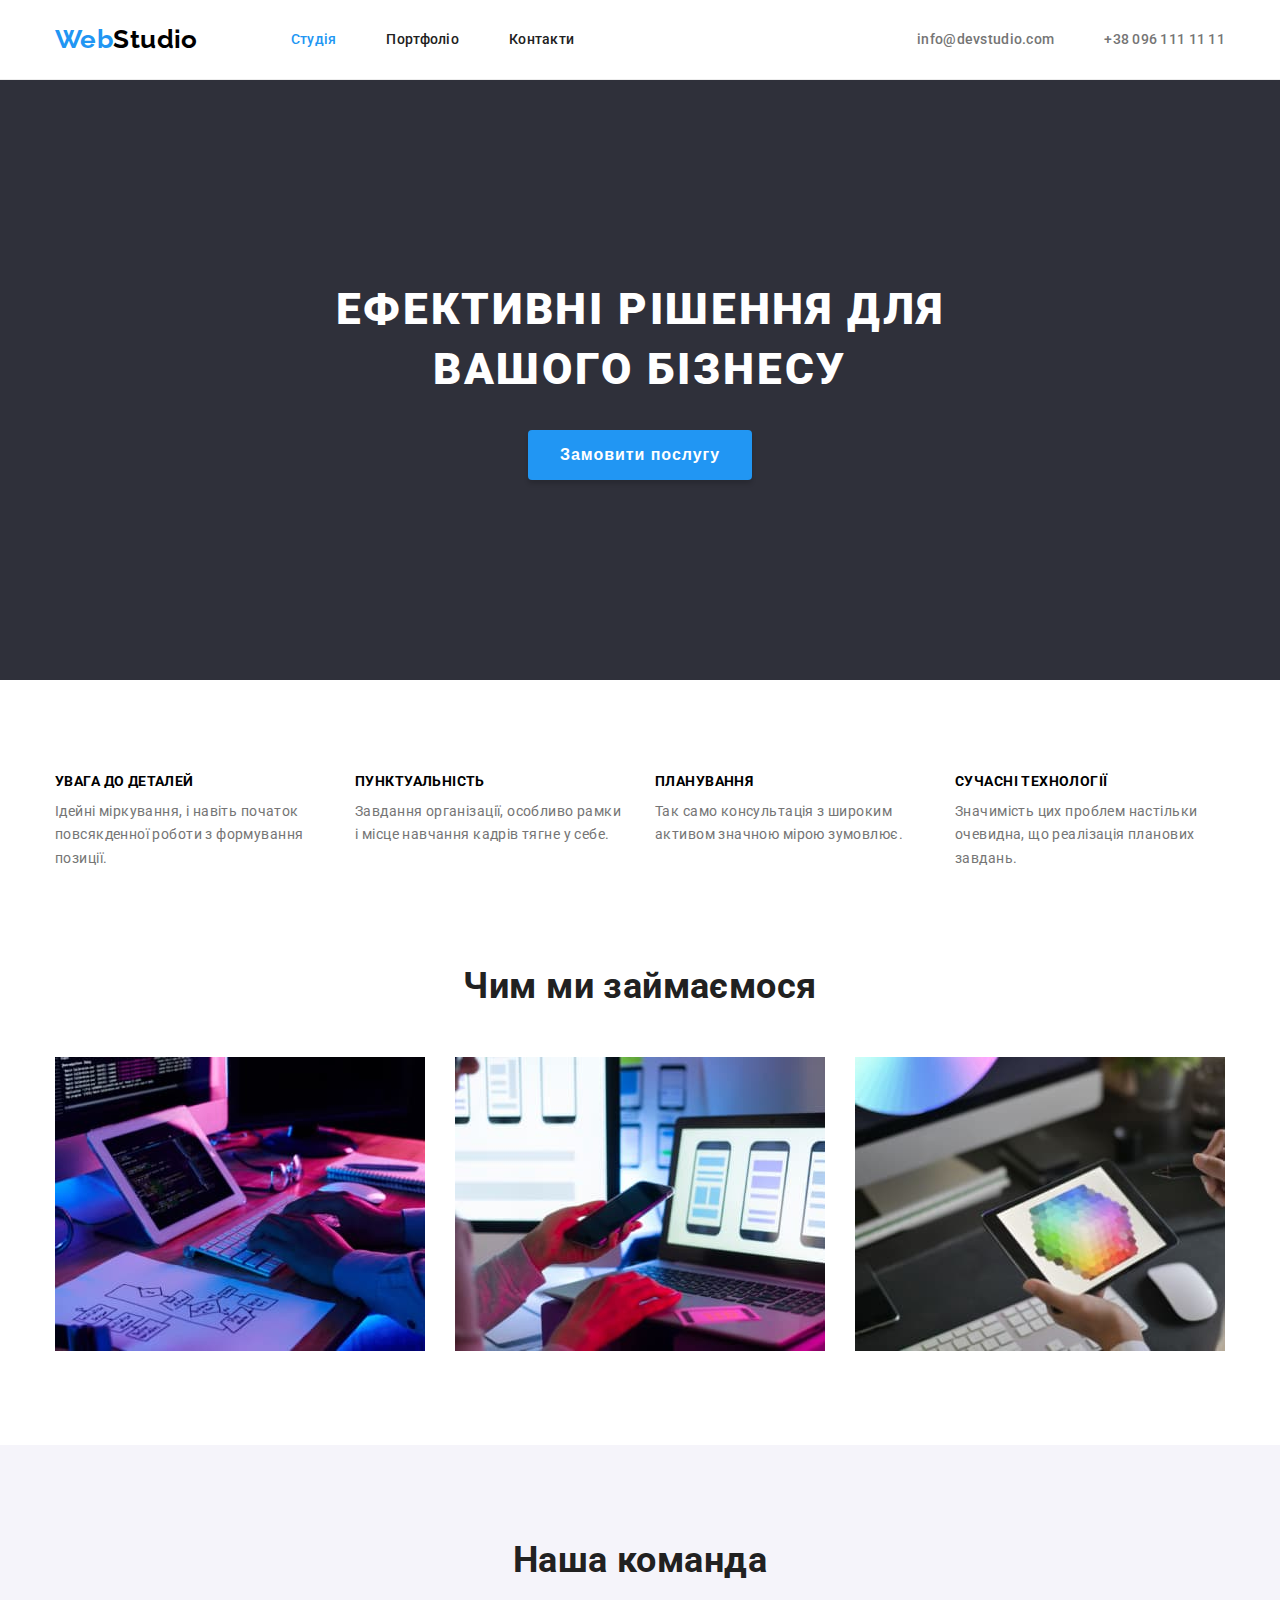
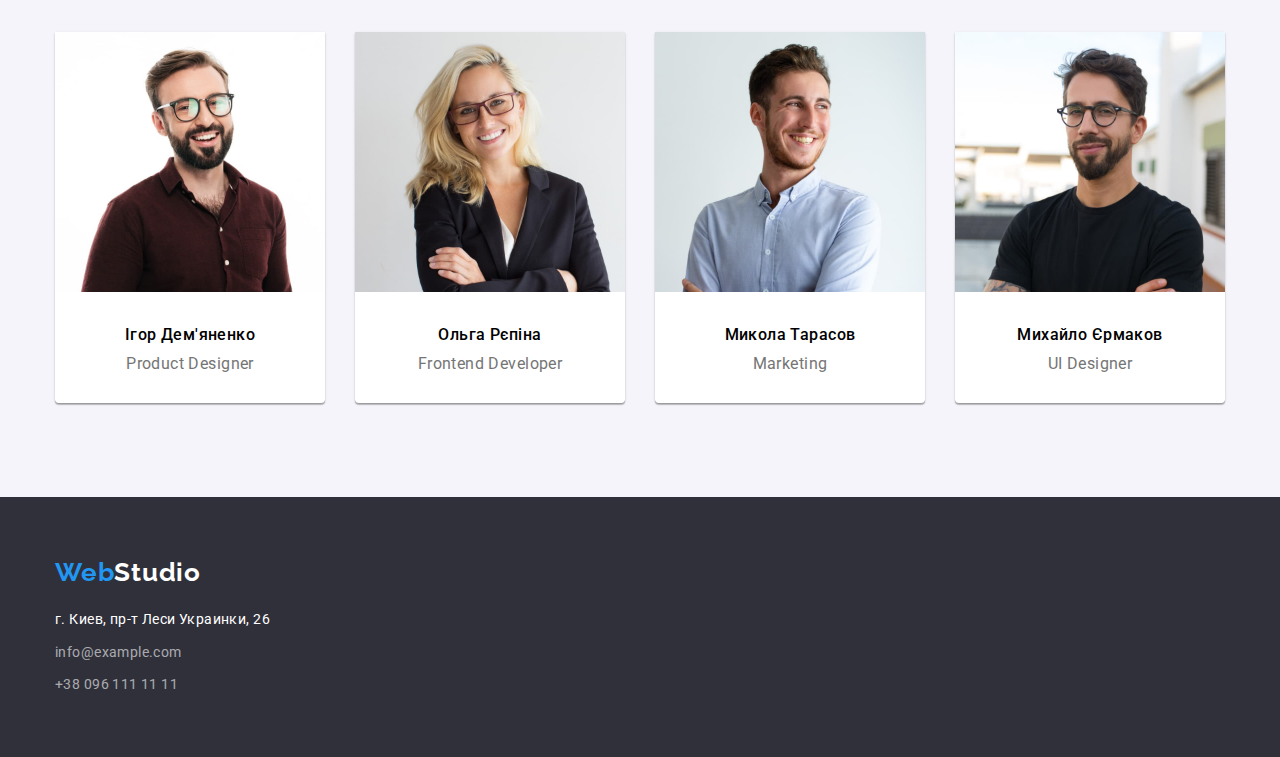
<file: index.html>
<!DOCTYPE html>
<html lang="uk">
<head>
    <meta charset="UTF-8">
    <meta name="viewport" content="width=device-width, initial-scale=1.0">
    <title>Main</title>
    <link rel="preconnect" href="https://fonts.googleapis.com">
    <link rel="preconnect" href="https://fonts.gstatic.com" crossorigin>
    <link href="https://fonts.googleapis.com/css2?family=Raleway:wght@700&family=Roboto:wght@400;500;700;900&display=swap"
        rel="stylesheet">
    <link rel="stylesheet" href="https://github.com/sindresorhus/modern-normalize/blob/0c3cb3a7dcf0fb4242a8736127a1d717b704c360/modern-normalize.css">
    <link rel="stylesheet" href="./css/styles.css" />
</head>
<body class="body">
        <header class="header">
        <div class="head container">
            <nav class="nav-list">
            <a class="header-logo" href="./index.html"><span class="web">Web</span>Studio</a>
            <ul class="nav-list">
                <li><a class="nav-link curent" href="">Студія</a></li>
                <li><a class="nav-link" href="./portfolio.html">Портфоліо</a></li>                
                <li><a class="nav-link" href="">Контакти</a></li>
            </ul>
        </nav>
        <ul class="contact-list">
            <li><a class="contacts-link" href="mailto:info@example.com">info@devstudio.com</a></li>
            <li><a class="contacts-link" href="tel:+380961111111">+38 096 111 11 11</a></li>
        </ul>
        </div>
    </header>
        <main>
            <section class="hero section">
                <div class="container">
                    <h1 class="hero-title">Ефективні рішення для вашого бізнесу</h1> 
                    <button class="hero-btn" type="button" cursor="pointer">Замовити послугу</button>
                </div>
                </section>
            <section class="section work">
                <div class="container">
                <h2 class="visually-hidden">Особливості</h2>
                <ul class="work-list">
                    <li> 
                        <h3 class="work-title">УВАГА ДО ДЕТАЛЕЙ</h3>
                        <p class="work-description">Ідейні міркування, і навіть початок повсякденної роботи з формування позиції.</p>
                    </li>
                    <li>
                        <h3 class="work-title">ПУНКТУАЛЬНІСТЬ</h3>
                        <p class="work-description">Завдання організації, особливо рамки і місце навчання кадрів тягне у себе.</p>
                    </li>
                    <li>
                        <h3 class="work-title">ПЛАНУВАННЯ</h3>
                        <p class="work-description">Так само консультація з широким активом значною мірою зумовлює.</p>
                    </li>
                    <li>
                        <h3 class="work-title">СУЧАСНІ ТЕХНОЛОГІЇ</h3>
                        <p class="work-description">Значимість цих проблем настільки очевидна, що реалізація планових завдань.</p>
                    </li>
                </ul>
                </div>
            </section>
            <section class="section">
                <div class="container">
                    <h2 class="section-title">Чим ми займаємося</h2>
                    <ul class="title-list">
                        <li><img src="./images/img1.jpg" alt="програмування" width="370"></li>
                        <li><img src="./images/img2.jpg" alt="мобільні додатки" width="370"></li>
                        <li><img src="./images/img3.jpg" alt="веб-дизайн" width="370"></li>
                    </ul>
                </div>
            </section>
            <section class="section team">
                <div class="container">
                    <h2 class="section-title">Наша команда</h2>
                    <ul class="team-list">
                        <li>
                            <img src="./images/img21.jpg" alt="Ігор Д" width="270">
                            <h3 class="team-name">Ігор Дем'яненко</h3>
                            <p class="team-position">Product Designer</p>
                        </li>
                        <li>
                            <img src="./images/img22.jpg" alt="Ольга Р" width="270">
                            <h3 class="team-name">Ольга Рєпіна</h3>
                            <p class="team-position">Frontend Developer</p>
                        </li>
                        <li>
                            <img src="./images/img23.jpg" alt="Микола Т" width="270">
                            <h3 class="team-name">Микола Тарасов</h3>
                            <p class="team-position">Marketing</p>
                        </li>
                        <li>
                            <img src="./images/img24.jpg" alt="Михайло Є" width="270">
                            <h3 class="team-name">Михайло Єрмаков</h3>
                            <p class="team-position">UI Designer</p>
                        </li>
                    </ul>
                </div>
            </section>
        </main>
        <footer class="footer">
            <div class=" container">
            <a class="footer-logo" href="./index.html"><span class="web">Web</span>Studio</a>
            <address class="footer-adress">
                <ul>
                    <li><a class="adress-map" href="https://www.google.com.ua/maps/place/Mis%CA%B9ka+Stantsiya+Perelyvannya+Krovi/@50.4380181,30.5252635,19.65z/data=!4m5!3m4!1s0x40d4cfabbdd3cb4f:0x104631ce8d70f54c!8m2!3d50.437984!4d30.525297?hl=ru" target="_blank" rel ="noopener noreferrer">  г. Киев, пр-т Леси Украинки, 26</a></li>
                    <li><a class="adress-link" href="mailto:info@example.com">info@example.com</a></li>
                    <li><a class="adress-link" href="tel:+380961111111">+38 096 111 11 11</a></li>
                </ul>
            </address>
            </div>
        </footer>
</body>
</html>
</file>
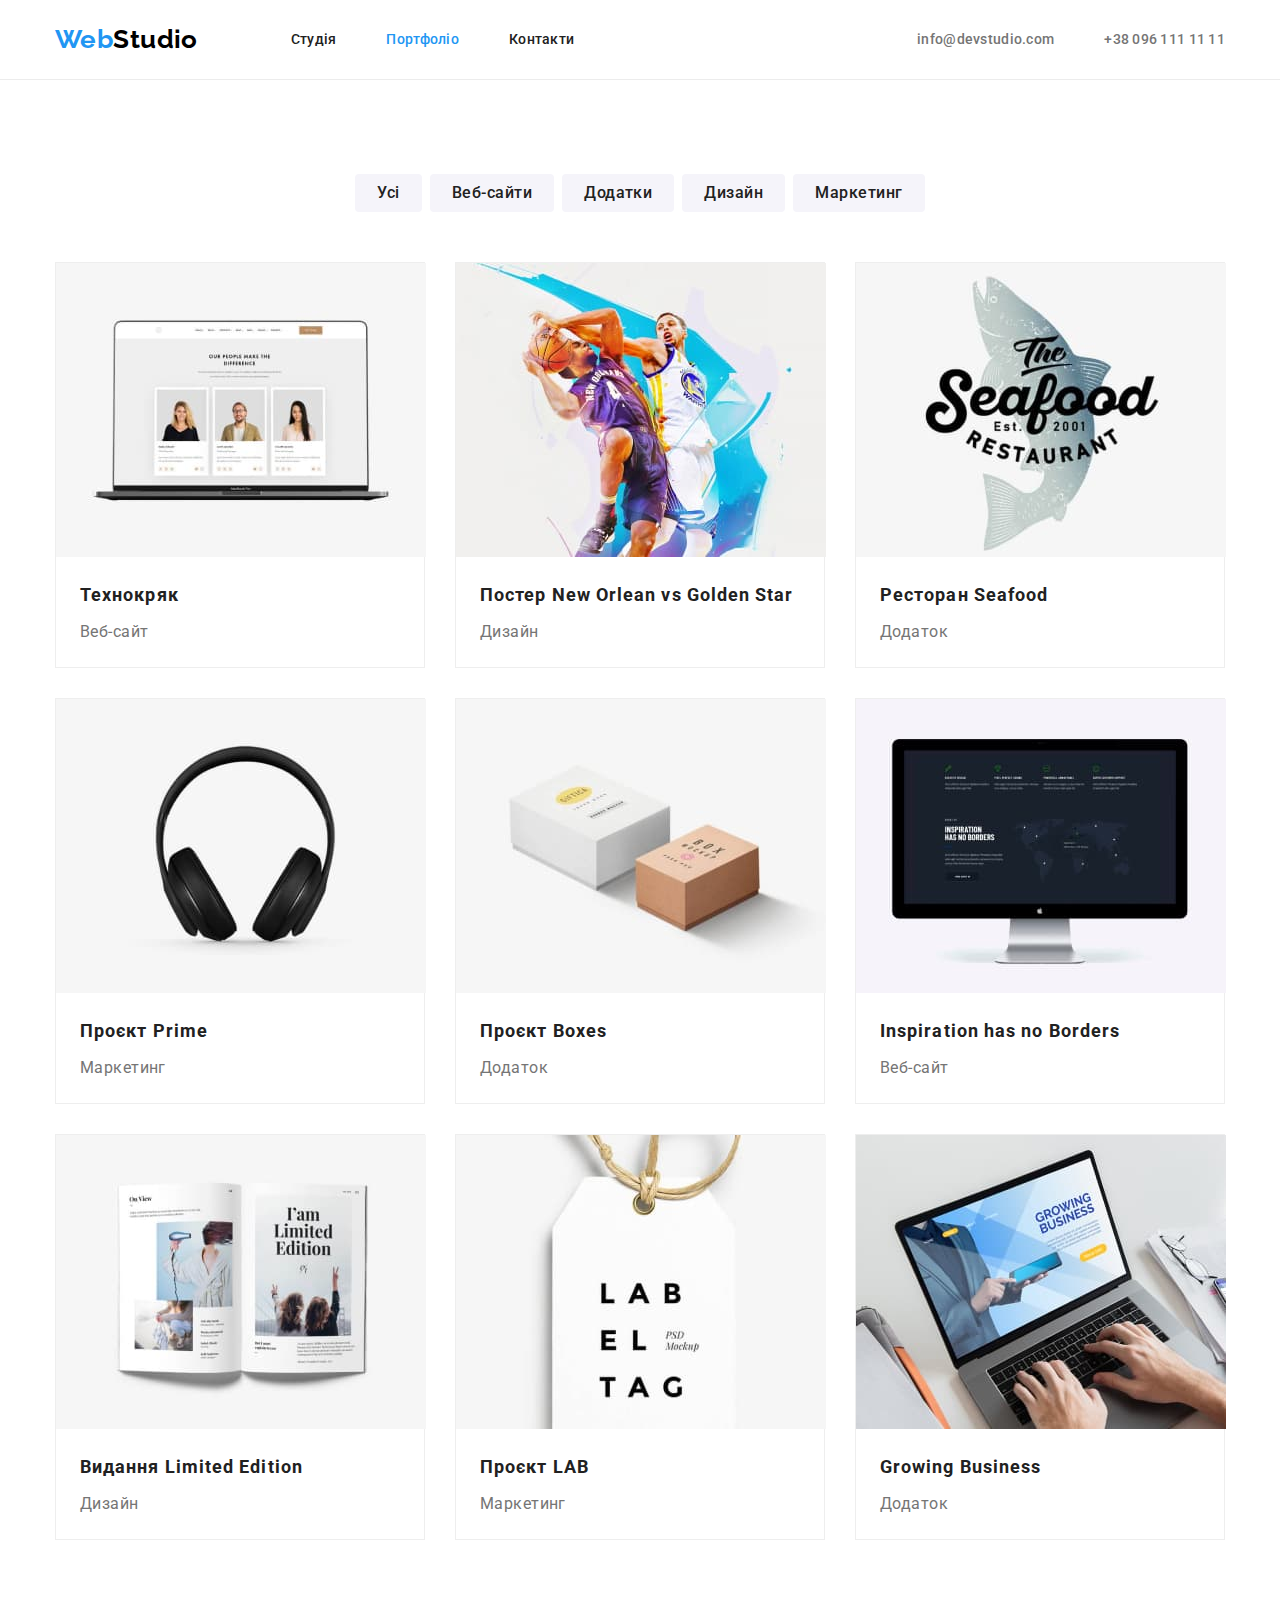
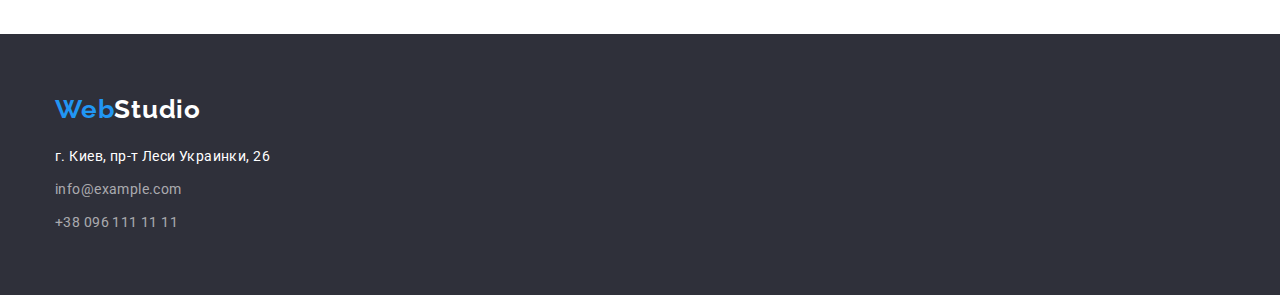
<file: portfolio.html>
<!DOCTYPE html>
<html lang="uk">
<head>
    <meta charset="UTF-8">
    <meta name="viewport" content="width=device-width, initial-scale=1.0">
    <title>Portfolio</title>
    <link rel="preconnect" href="https://fonts.googleapis.com">
    <link rel="preconnect" href="https://fonts.gstatic.com" crossorigin>
    <link href="https://fonts.googleapis.com/css2?family=Raleway:wght@700&family=Roboto:wght@400;500;700;900&display=swap"
        rel="stylesheet">
    <link rel="stylesheet" href="https://github.com/sindresorhus/modern-normalize/blob/0c3cb3a7dcf0fb4242a8736127a1d717b704c360/modern-normalize.css">
    <link rel="stylesheet" href="./css/styles.css" />
</head>
<body class="body">
    <header class="header">
        <div class="head container">
            <nav class="nav-list">
                <a class="header-logo" href="./index.html"><span class="web">Web</span>Studio</a>
                <ul class="nav-list">
                    <li><a class="nav-link" href="./index.html">Студія</a></li>
                    <li><a class="nav-link curent" href="">Портфоліо</a></li>
                    <li><a class="nav-link" href="">Контакти</a></li>
                </ul>
            </nav>
            <ul class="contact-list">
                <li><a class="contacts-link" href="mailto:info@example.com">info@devstudio.com</a></li>
                <li><a class="contacts-link" href="tel:+380961111111">+38 096 111 11 11</a></li>
            </ul>
        </div>
    </header>
    </header>
        <main>
            <section class="section portfolio">
                <div class="container">
                <h1 class="visually-hidden">Наші роботи</h1> 
                <ul class="projects">
                    <li><button class="btn-portfolio" type="button">Усі</button></li>
                    <li><button class="btn-portfolio" type="button">Веб-сайти</button></li>
                    <li><button class="btn-portfolio" type="button">Додатки</button></li>
                    <li><button class="btn-portfolio" type="button">Дизайн</button></li>
                    <li><button class="btn-portfolio" type="button">Маркетинг</button></li>
                </ul>
                <ul class="project-list">
                    <li class="project-item">
                        <img src="./images/img3-0.jpg" alt="Технокряк" width="370">
                        <div class="project-filling">
                            <h3 class="project-title">Технокряк</h3>
                            <p class="project-description">Веб-сайт</p>
                        </div>
                    </li>
                    <li class="project-item">
                        <img src="./images/img3-1.jpg" alt="Постер New Orlean vs Golden Star" width="370">
                            <div class="project-filling">
                            <h3 class="project-title">Постер New Orlean vs Golden Star</h3>
                            <p class="project-description">Дизайн</p>
                        </div>
                    </li>
                    <li class="project-item">
                        <img src="./images/img3-2.jpg" alt="Ресторан Seafood" width="370">
                        <div class="project-filling">
                            <h3 class="project-title">Ресторан Seafood</h3>
                            <p class="project-description">Додаток</p>
                        </div>
                    </li>
                    <li class="project-item">
                        <img src="./images/img3-3.jpg" alt="Проєкт Prime" width="370">
                        <div class="project-filling">
                            <h3 class="project-title">Проєкт Prime</h3>
                            <p class="project-description">Маркетинг</p>
                        </div>
                    </li>
                    <li class="project-item">
                        <img src="./images/img3-4.jpg" alt="Проєкт Boxes" width="370">
                        <div class="project-filling">
                            <h3 class="project-title">Проєкт Boxes</h3>
                            <p class="project-description">Додаток</p>
                         </div>
                    </li>
                    <li class="project-item">
                        <img src="./images/img3-5.jpg" alt="Веб-сайт Inspiration has no Borders" width="370">
                        <div class="project-filling">
                            <h3 class="project-title">Inspiration has no Borders</h3>
                            <p class="project-description">Веб-сайт</p>
                        </div>
                    </li>
                    <li class="project-item">
                        <img src="./images/img3-6.jpg" alt="Видання Limited Edition" width="370">
                        <div class="project-filling">
                            <h3 class="project-title">Видання Limited Edition</h3>
                            <p class="project-description">Дизайн</p>
                        </div>
                    </li>
                    <li class="project-item">
                        <img src="./images/img3-7.jpg" alt="Проєкт LAB" width="370">
                        <div class="project-filling">
                            <h3 class="project-title">Проєкт LAB</h3>
                            <p class="project-description">Маркетинг</p>
                        </div>
                    </li>
                    <li class="project-item">
                        <img src="./images/img3-8.jpg" alt="Growing Business" width="370">
                        <div class="project-filling">
                            <h3 class="project-title">Growing Business</h3>
                            <p class="project-description">Додаток</p>
                        </div>
                    </li>
                </ul>
                </div>
            </section>
        </main>
        <footer class="footer">
            <div class=" container">
                <a class="footer-logo" href="./index.html"><span class="web">Web</span>Studio</a>
                <address class="footer-adress">
                    <ul>
                        <li><a class="adress-map"
                                href="https://www.google.com.ua/maps/place/Mis%CA%B9ka+Stantsiya+Perelyvannya+Krovi/@50.4380181,30.5252635,19.65z/data=!4m5!3m4!1s0x40d4cfabbdd3cb4f:0x104631ce8d70f54c!8m2!3d50.437984!4d30.525297?hl=ru"
                                target="_blank" rel="noopener noreferrer"> г. Киев, пр-т Леси Украинки, 26</a></li>
                        <li><a class="adress-link" href="mailto:info@example.com">info@example.com</a></li>
                        <li><a class="adress-link" href="tel:+380961111111">+38 096 111 11 11</a></li>
                    </ul>
                </address>
            </div>
        </footer>
</body>
</html>
</file>
<file: css/styles.css>
* {
    margin: 0;
    padding: 0;
    list-style: none;
    box-sizing: border-box;
}

h1, h2, h3, h4, p, ul {
    margin: 0;
    padding: 0;
}


:root {
    --main-background: #F5F5F5;
    --header-background: #FFFFFF;
    --border-header: #ECECEC;
    --header-text:#000000;
    --web-color:#2196F3;
    --header-link-color:#212121;
    --header-hover-color: #2196F3;
    --hero-title-background:#2F303A;
    --header-adress-item:#757575;
    --main-logo-color:#FFFFFF;
    --button-background:#2196F3;
    --button-text:#FFFFFF;
    --work-list-item-color:#212121;
    --work-list-item-txt: #757575;
    --occup-team-logo:#212121;
    --background-team:#F5F4FA;
    --team-list-item-name:#212121;
    --team-list-item-spec:#757575;
    --footer-background:#2F303A;
    --footer-link-item:rgba(255, 255, 255, 0.6);
    --footer-link-map:#FFFFFF;
    --footer-logo:#FFFFFF;
    --btn-portfolio-txt:#212121;
    --btn-portfolio-background:#F5F4FA;
    --cases-list-item-name-txt:#212121;
    --cases-list-item-spec-txt:#757575;
}

.body {
    font-family: 'Roboto', sans-serif;
    background-color: var(--header-background);
    letter-spacing: 0.03em;
    font-size: 14px;
    margin: 0;
    }

.container {
    margin: 0 auto;
    width: 1200px;
    padding-left: 15px;
    padding-right: 15px;
}

.section {
    padding-top: 94px;
    padding-bottom: 94px;
    margin: 0 auto;
}

.header {
    background-color: var(--header-background);
    border-bottom: 1px solid var(--border-header);
    padding-top: 24px;
    padding-bottom: 24px;
}

.head {
    display: flex;
    align-items: center;
   }
   
.header-logo {
    font-family:'Raleway';
    font-weight: 700;
    font-size: 26px;
    line-height: 1.19;
    color: var(--header-text);
    text-decoration: none;
    margin-right: 93px;
}

.web {
    color: var(--web-color);
}
.nav-list {
    display: flex;
    align-items: center; 
}
.nav-list>li:last-child {
    margin-right: 0;
}

.nav-list > li {
    margin-right: 50px;
}

.contact-list {
    display: flex;
    align-items: center;
    margin-left: auto;
}

.contact-list > li:first-child {
    margin-right: 50px;
}

.nav-link {
    font-weight: 500;
    line-height: 1.14;
    letter-spacing: 0.02em;
    color: var(--header-link-color);
    text-decoration: none;
    }

.nav-link:hover, .nav-link:focus, .contacts-link:hover,
.contacts-link:focus {
    color:var(--header-hover-color);
    }

.contacts-link {
    font-weight: 500;
    line-height: 1.14;
    letter-spacing: 0.02em;
    color: var(--header-adress-item);
    text-decoration: none;
    }

.hero {
    background-color: var(--hero-title-background);
    padding-bottom: 200px;
    padding-top: 200px;
}

.hero-title {
    font-weight: 900;
    font-size: 44px;
    line-height: 1.36;
    text-align: center;
    letter-spacing: 0.06em;
    text-transform: uppercase;
    color:var(--main-logo-color);
    margin-bottom: 30px;
    width: 696px;
    margin-left: auto;
    margin-right: auto;
}

.hero-btn {
    background: var(--button-background);
    box-shadow: 0px 4px 4px rgba(0, 0, 0, 0.15);
    border-radius: 4px;
    font-weight: 700;
    font-size: 16px;
    line-height: 1.88;
    display: flex;
    align-items: center;
    text-align: center;
    letter-spacing: 0.06em;
    color:var(--button-text);
    cursor: pointer;
    padding: 10px 32px;
    min-width: 216px;
    height: 50px;
    border: none;
    margin-left: auto;
    margin-right: auto;
    }

.hero-btn:hover, .hero-btn:focus {
    background: var(--btn-portfolio-background);
    color: var(--btn-portfolio-txt);
}
.work {
    padding-bottom: 0;
}

.work-list {
    display: flex;
    gap: 30px;
    }

.work-list li {
    width: 270px;
}

.work-title {
    font-size: 14px;
    line-height: 1.14;
    text-transform: uppercase;
    margin-bottom: 10px;
}

.work-description {
    line-height: 1.71;
    color: var(--work-list-item-txt);
}

.team {
    background-color: var(--background-team);
}


.section-title {
    font-size: 36px;
    line-height: 1.17;
    text-align: center;
    color: var(--occup-team-logo);
    margin-bottom: 50px;
}

.title-list {
    display: flex;
    gap: 30px;
}
.title-list > li > img {
    display: block;
    max-width: 370px;
}

.title-list > li {
    width: calc((100% - 60px) / 3);
}

.team-list {
    display: flex;
    gap: 30px;
    background-color: var(--background-team);
}

.team-list > li {
    width: calc((100% - 90px) / 4);
    padding-bottom: 30px;
    background-color: var(--header-background);
    box-shadow: 0px 1px 3px rgba(0, 0, 0, 0.12), 0px 1px 1px rgba(0, 0, 0, 0.14), 0px 2px 1px rgba(0, 0, 0, 0.2);
    border-radius: 0px 0px 4px 4px;
}

.team-name {
    font-weight: 500;
    font-size: 16px;
    line-height: 1.19;
    text-align: center;
    margin-bottom: 10px;
    margin-top: 30px;
}

.team-position {
    font-size: 16px;
    line-height: 1.19;
    text-align: center;
    color: var(--team-list-item-spec);
}

.footer {
    background: var(--footer-background);
    padding-top: 60px;
    padding-bottom: 60px;   
 }

.footer-adress {
    font-style: normal;
    text-decoration: none;
}

.footer-logo {
    font-family: 'Raleway';
    font-weight: 700;
    font-size: 26px;
    line-height: 1.19;
    letter-spacing: 0.03em;
    color: var(--footer-logo);
    text-decoration: none;
}

.curent {
    color: var(--header-hover-color);
}
.footer-adress {
    margin-top: 20px;
}
.footer-adress > ul > li {
    margin-bottom: 9px;
}

.footer-adress>ul>li:last-child {
    margin-bottom: 0;
}

.adress-map {
    display: block;
    line-height: 1.71;
    color: var(--footer-link-map);
    text-decoration: none;
    }

.adress-link {
    display: block;
    line-height: 1.71;
    color: var(--footer-link-item);
    text-decoration: none;
}

.adress-link:last-child {
    margin-bottom: 0px;
}

.adress-link:hover, .adress-link:focus {
    color: var(--header-hover-color);
}

.visually-hidden {
    position: absolute;
    white-space: nowrap;
    width: 1px;
    height: 1px;
    overflow: hidden;
    border: 0;
    padding: 0;
    clip: rect(0 0 0 0);
    clip-path: inset(50%);
    margin: -1px;
}

ul {
    list-style: none;
    padding: 0;
    margin: 0;
}

/* Портфолио */

.portfolio {
    background-color: var(--header-background);
}

.projects {
    display: flex;
    gap: 8px;
    justify-content: center;
}



.btn-portfolio {
    font-family: 'Roboto';
    font-weight: 500;
    font-size: 16px;
    line-height: 1.62;
    text-align: center;
    letter-spacing: 0.03em;
    color: var(--btn-portfolio-txt);
    background: var(--btn-portfolio-background);
    border-radius: 4px;
    min-height: 38px;
    padding: 6px 22px;
    border: inherit;
    }

.btn-portfolio:hover, .btn-portfolio:focus {
    background:var(--button-background);
    color: var(--btn-portfolio-txt);
    font-weight: 500;
    font-size: 16px;
    line-height: 1.62;
    text-align: center;
    letter-spacing: 0.03em;
    color: var(--button-text);
    cursor: pointer;
}

.project-list {
    display: inline-flex;
    gap: 30px;
    justify-content: center;
    flex-wrap: wrap;
    margin-top: 50px;
}

.project-list > li {
    width: calc((100% - 60px) / 3);
    border: 1px solid #eee;
    
}

.project-item > img {
    display: block;
    max-width: 370px;
}

.project-filling {
    margin: 20px 0;
    padding: 0 24px;
}
.project-title {
    font-size: 18px;
    line-height: 2;
    letter-spacing: 0.06em;
    color: var(--cases-list-item-name-txt);
   }

.project-description {
    font-size: 16px;
    line-height: 1.88;
    color: var(--cases-list-item-spec-txt);
    margin-top: 4px;
    display: block;

}
</file>
